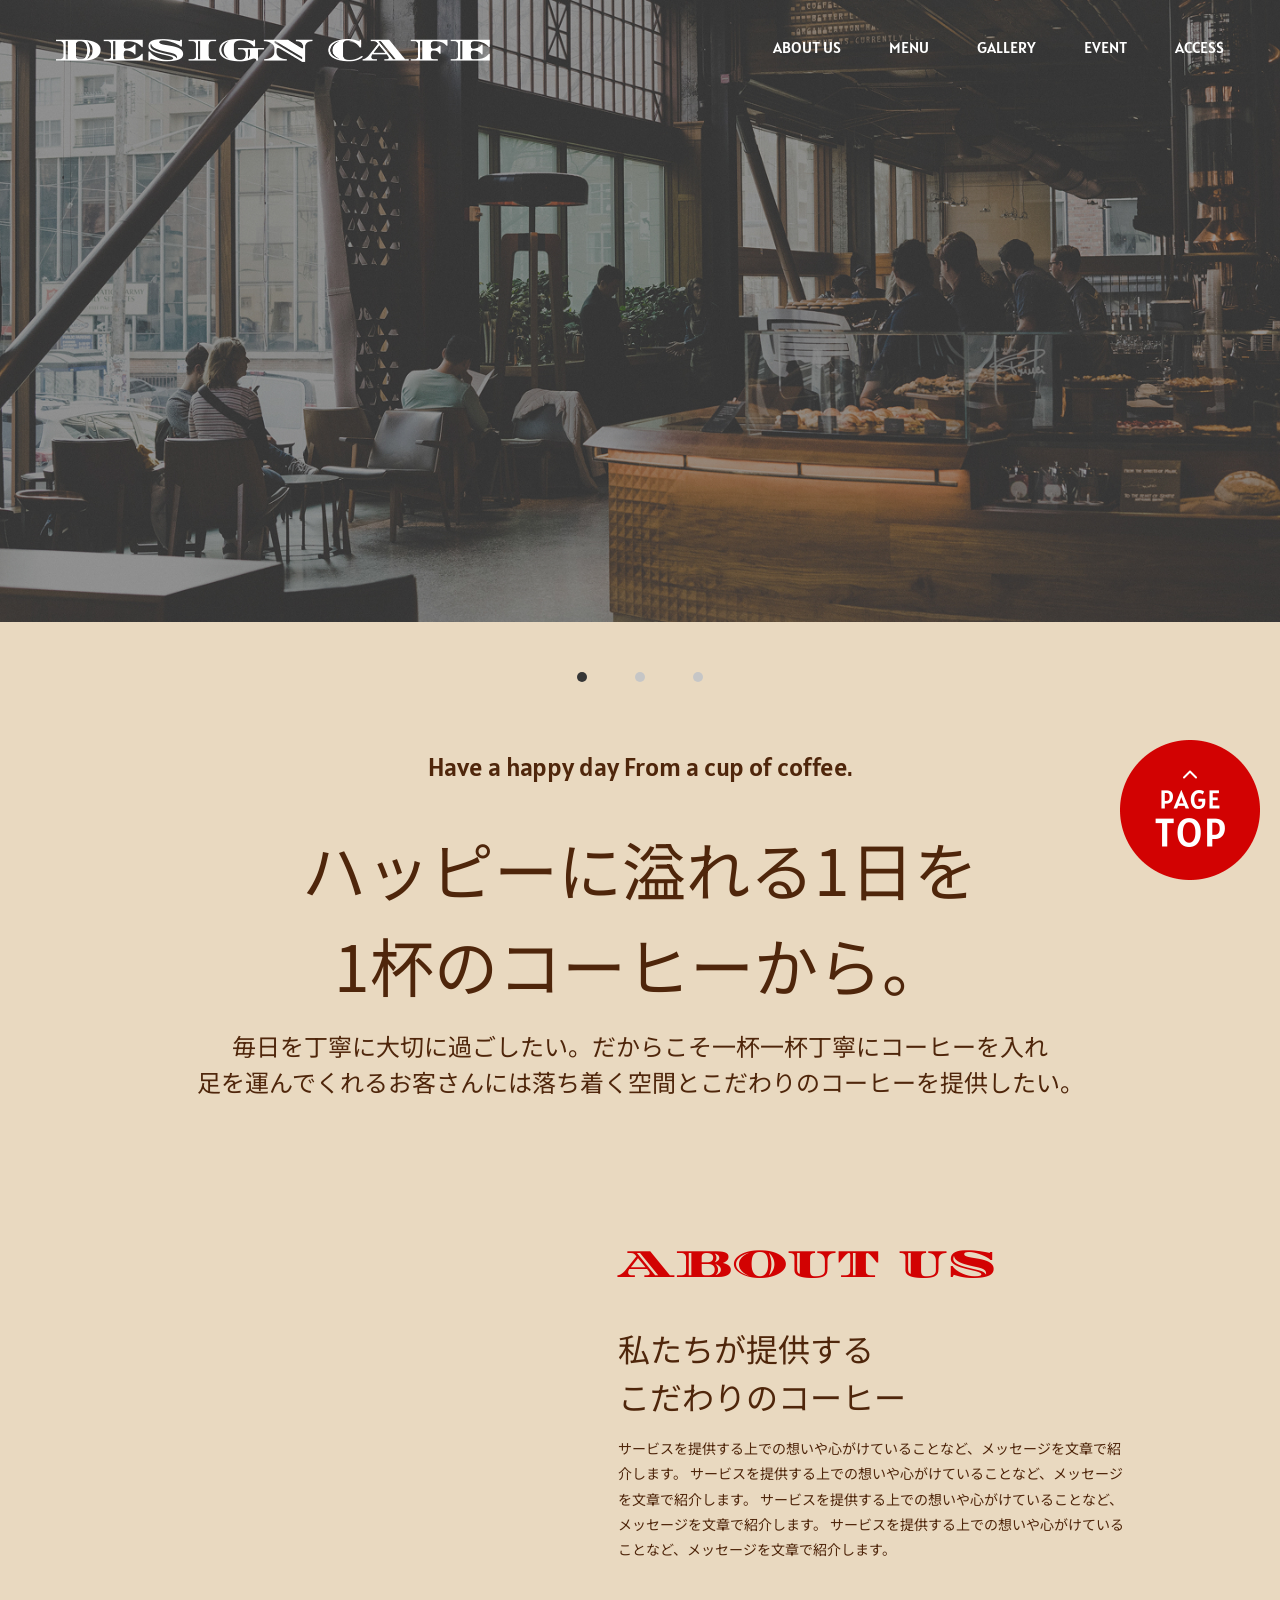
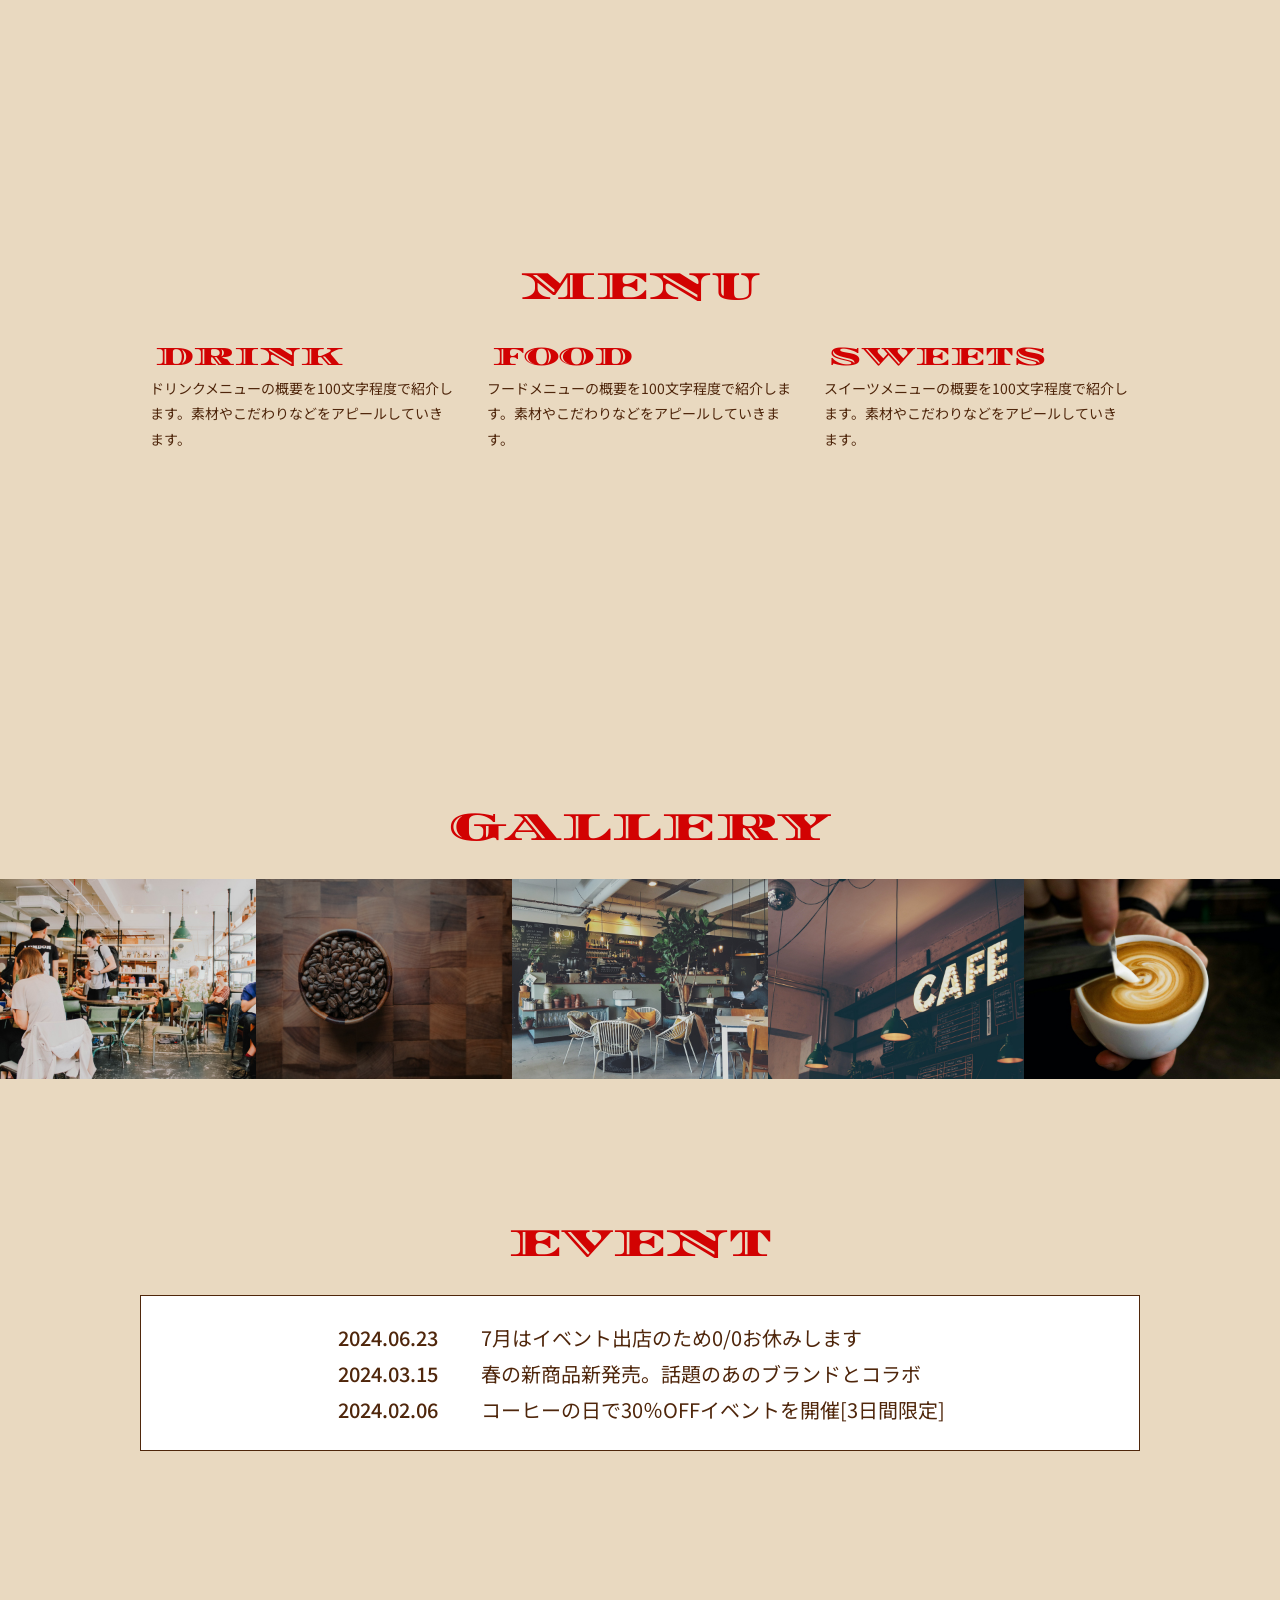
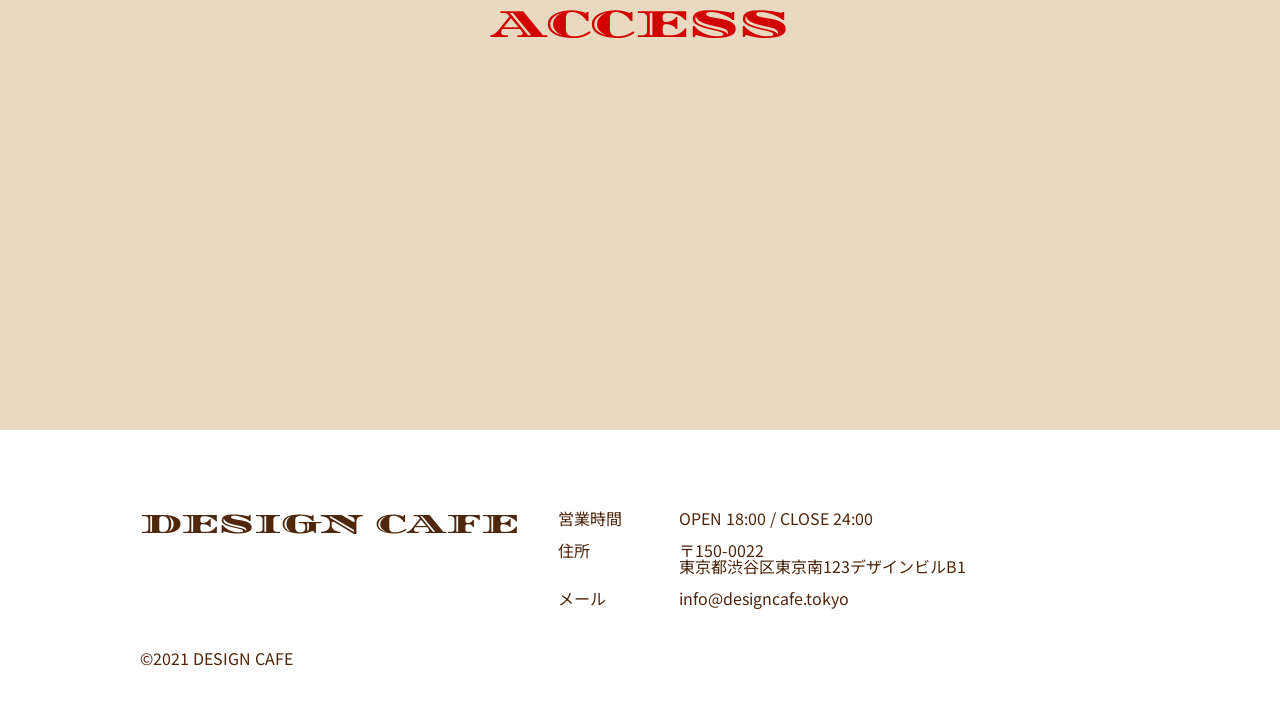
<file: DESIGN-CAFE/index.html>
<!DOCTYPE html>
<html lang="jp">
<head>
    <meta charset="UTF-8">
    <meta name="viewport" content="width=device-width, initial-scale=1.0">
    <title>デザインカフェ</title>
     <link rel="preconnect" href="https://fonts.googleapis.com">
     <link rel="preconnect" href="https://fonts.gstatic.com" crossorigin>
     <link href="https://fonts.googleapis.com/css2?family=Alatsi&family=Diplomata+SC&family=Noto+Sans+JP:wght@100..900&display=swap" rel="stylesheet">  
     <link rel="stylesheet" href="./css/reset.css" />
     <link rel="stylesheet" href="./css/style.css" />
     
    

</head>
<body>
    <header id="header">
     <h1 class="logo">
        <a href="./index.html">
            <img src="./images/design_cafe_logo_header@2x.png" art="デザインカフェ"/>
        </a>
     </h1>
     <nav class="header_nav">
        <ul>
            <li><a href="#about_us">ABOUT US</a></li>
            <li><a href="#menu">MENU</a></li>
            <li><a href="#gallery">GALLERY</a></li>
            <li><a href="#event">EVENT</a></li>
            <li><a href="#map">ACCESS</a></li>
        </ul>

     </nav>
     <div class="humburger">
        <span></span>
     </div>
      <nav class="header_nav_sp">
        <ul>
            <li><a href="#about_us">ABOUT US</a></li>
            <li><a href="#menu">MENU</a></li>
            <li><a href="#gallery">GALLERY</a></li>
            <li><a href="#event">EVENT</a></li>
            <li><a href="#map">ACCESS</a></li>
        </ul>

     </nav>
    </header>
    
    <div class="main-visual">
        <picture>
        <source srcset="./images/sp_main_vs@2x-100.jpg" media="(max-width:768px)"/>
        <img src="./images/pc_first-100.jpg" alt="カフェ店内の様子"/>
        </picture> 
    </div>

    <div class="circle">
        <div class="circle1"></div>
        <div class="circle2"></div>
        <div class="circle2"></div>
    </div>
    <div class="happy">
        <p class="happy-sub">Have a happy day From a cup of coffee.</p>
        <h2 class="happy-tytle">ハッピーに溢れる1日を<br>1杯のコーヒーから。</h2>
        <p class="happy-sub2">毎日を丁寧に大切に過ごしたい。だからこそ一杯一杯丁寧にコーヒーを入れ<br>
        足を運んでくれるお客さんには落ち着く空間とこだわりのコーヒーを提供したい。</p>
    
    </div>

    <section class="about_us" id="about_us">
        <div class="about_us_1">
          <picture>
            <source srcset="./images/about_us@2x-100.jpg" media="(max-width:768px)"/>
            <img src="./images/pc_about-100.jpg" art="コーヒー3つ"/>
          </picture>
        </div>
        <div class="about_us_2">
        <h3 class="sub-tytle">ABOUT US</h3>
        <p class="coffee">
        私たちが提供する
        <br>こだわりのコーヒー</p>
        <p class="coffee2">
        サービスを提供する上での想いや心がけていることなど、メッセージを文章で紹介します。
        サービスを提供する上での想いや心がけていることなど、メッセージを文章で紹介します。
        サービスを提供する上での想いや心がけていることなど、メッセージを文章で紹介します。
        サービスを提供する上での想いや心がけていることなど、メッセージを文章で紹介します。
        </p>
        </div>
    </section>
    
   <section class="menu" id="menu">

   <div class="menu1">     
   <h3 class="sub-tytle">MENU</h3>
   </div>

   <div class="menu2">
   <ul class="menu0">
        <li>
          <picture>
            <source srcset="./images/drink_sp@2x-100.jpg" media="(max-width:768px)"/>
          <img src="./images/pc_menu_drink-100.jpg" art="カフェオレ">
          </picture>
          <p class="menu-1">DRINK</p>
          <p class="menu-2">ドリンクメニューの概要を100文字程度で紹介します。素材やこだわりなどをアピールしていきます。</p>
        </li>
        <li>
          <picture>
            <source srcset="./images/food_sp@2x-100.jpg" media="(max-width:768px)"/>
          <img src="./images/pc_menu_food-100.jpg" art="チーズケーキ">
          </picture>
          <p class="menu-1">FOOD</p>
          <p class="menu-2">フードメニューの概要を100文字程度で紹介します。素材やこだわりなどをアピールしていきます。</p>
        </li>
        <li>
          <picture>
            <source srcset="./images/cake_sp@2x-100.jpg" media="(max-width:768px)"/>
          <img src="./images/pc_menu_sweets-100.jpg" art="チーズケーキ2">
          </picture>
          <p class="menu-1">SWEETS</p>
          <p class="menu-2">スイーツメニューの概要を100文字程度で紹介します。素材やこだわりなどをアピールしていきます。</p>
        </li>
    </ul>
    </div>
    </section>

   <section class="gallery" id="gallery">
    <div class="gallery1">
   <h3 class="sub-tytle">GALLERY</h3>
    </div>
    <ul class="gallery2">
        <li>
            <img src="./images/pc_gallary_01-100.jpg" art=”ギャラリー1”>
        </li>
        <li>
            <img src="./images/pc_gallary_02-100.jpg" art="ギャラリー2">
        </li>
        <li>
            <img src="./images/pc_gallary_03-100.jpg" art="ギャラリー3">
        </li>
        <li>
            <img src="./images/pc_gallary_04-100.jpg" art="ギャラリー4">
        </li>
        <li>
            <img src="./images/pc_gallary_05-100.jpg" art="ギャラリー5">
        </li>
    </ul>
   </div>
   </section>

   <section class="event" id="event">
    <div class="event1">
    <h3 class="sub-tytle">EVENT</h3>
    </div>
    <div class="event2">
        <ul>
           <li>
            <p class="event3">2024.06.23</p>
            <p class="event4">7月はイベント出店のため0/0お休みします</p>
           </li> 
         <li>
            <p class="event3">2024.03.15</p>
            <p class="event4">春の新商品新発売。話題のあのブランドとコラボ</p>
        </li>
         <li>
            <p class="event3">2024.02.06</p>
            <p class="event4">コーヒーの日で30％OFFイベントを開催[3日間限定]</p>
         </li>
        </div>
   </section>
    
    <section class="map" id="map">
    <h3 class="sub-tytle">ACCESS</h3>
    <iframe src="https://www.google.com/maps/embed?pb=!1m14!1m8!1m3!1d3240.8330579092326!2d139.764516!3d35.6811124!3m2!1i1024!2i768!4f13.1!3m3!1m2!1s0x60188bfbd89f700b%3A0x277c49ba34ed38!2z5p2x5Lqs6aeF!5e0!3m2!1sja!2sjp!4v1778167316527!5m2!1sja!2sjp" width="600" height="450" style="border:0;" allowfullscreen="" loading="lazy" referrerpolicy="no-referrer-when-downgrade"></iframe>
    </section>

    <footer class="footer">
      <div class="footer__inner">
        <div class="footer1">
          <h4 class="footer-tytle">DESIGN CAFE</h4>
        </div>
        <div class="fotter2">
          <dl>
            <dt>営業時間</dt>
            <dd>OPEN 18:00 / CLOSE 24:00</dd>
          </dl>
          <dl>
            <dt>住所</dt>
            <dd>〒150-0022<br />東京都渋谷区東京南123デザインビルB1</dd>
          </dl>
          <dl>
            <dt>メール</dt>
            <dd>info@designcafe.tokyo</dd>
          </dl>
        </div>
      </div>
      
      <div class="copyright">
        <p>©2021 DESIGN CAFE</p>
      </div>
      <div class="fotter3">
        <a href="#header">
          <img src="./images/to_top@2x.png" art="赤丸" />
        </a>
      </div>
    </footer>
     <script src="https://ajax.googleapis.com/ajax/libs/jquery/3.7.1/jquery.min.js"></script>

    <script>
        $(function(){
            $(".humburger").click(function(){
                $(".humburger").toggleClass("open");
                $(".header_nav_sp").fadeToggle();
            });
        })
    </script> 
</body>
</html>
</file>
<file: DESIGN-CAFE/css/style.css>
@charset "utf-8";
html {
  scroll-behavior: smooth;
}

body{
     font-family: "Noto Sans JP", sans-serif;
     background-color: #e9d9c0;
}

#header{
    display: flex;
    justify-content: space-between;
    align-items: center;
    padding-top: 30px;
    padding-left: 4.4%;
    padding-right: 4.4%;
    position: absolute;
    width: 100%;
    top: 0;
    left: 0;
}

.header_nav ul{
    display: flex;
    gap: 48px;
}

.header_nav a{
    color: #ffffff;
    font-family: "alatsi", sans-serif;
}
.logo{
    width: 434px;
}

@media screen and (max-width: 768px){
    .logo img{
        width: 62.5%;
        height: 22px;
    }
}    
.circle{
    width: 126px;
    height: 10px;
    display: flex;
    margin: 50px auto 72px;
    justify-content: space-between;
}
.circle1{
    width: 10px;
    height: 10px;
    background-color: #363636;
    border-radius: 50%
}
.circle2{
    width: 10px;
    height: 10px;
    background-color: #C6C6C6;
    border-radius: 50%
}

@media screen and (max-width: 768px){
    .circle{
        margin: 40px auto 92px;
    }
}    
.happy{
    margin: auto;
    margin-bottom: 144px;
    text-align: center;
    color: #4f270b
}

.happy-tytle{
    font-size: 64px;
    margin-bottom: 16px;
    font-weight: normal;
    line-height: 1.5;
}
.happy-sub{
    font-size: 26px;
    font-family: "alatsi", sans-serif;
    margin-bottom: 40px;
    font-weight: normal;
}

.happy-sub2{
    font-size: 24px;
    line-height: 1.5;
}

@media screen and (max-width: 768px){
    .happy{margin-bottom: 80px;
           padding: 0 20px;}
    .happy-tytle{font-size: 31px;}
    .happy-sub{font-size: 16px;}
    .happy-sub2
    {font-size: 16px;
    line-height: 2.0;
    width: 86.1%;
    margin:auto ;
    }
}

.about_us{
    display: flex;
    max-width: 1000px;
    height: 478px;
    padding: 0 10px;
    margin: auto;
}

.about_us_1{
    width: 44%;
}
.about_us img{
    border-bottom-right-radius: 64px;
}

.about_us_2{
    margin-left: 44px;
    width: 520px;
    height: 354px;
}
.sub-tytle{
    font-family: "Diplomata SC", serif;
    font-size: 40px;
    font-weight: normal;
    color: #D20202;
    font-weight: normal;
}

.coffee{
    margin-top: 40px;
    margin-bottom: 16px;
    font-size: 32px;
    line-height: 1.5;
    font-weight: normal;
}

.coffee2{
    font-size: 14px;
    line-height: 1.8;
}
@media screen and (max-width: 768px){
    .sub-tytle{
        font-size: 32px;
        text-align: center;;
    }
    .about_us{
        display: block;
        height: 100%;
        width: 100%;
        padding: 0 20px;
    }
    .about_us_1{
        width: 100%;
    }
    .about_us img{
        border-bottom-right-radius: 0px;
        margin: 40px auto;
    }
    .about_us_2{
        width: 100%;
        height: 100%;
        margin-left: 0px;
        margin: auto;
    }
    .coffee{
        font-size: 24px;
        margin-top: 40px;
    }
    .coffee2{
        line-height: 2.0;
    }
}
.menu{
    max-width: 1000px;
    height: 397px;
    margin: 144px auto 0;
    padding: 0 10px;
}

.menu0 li {
    width: 31.2%;
}
.menu1{
    text-align: center;
}
.menu img{
    border-top-right-radius: 64px;
}

.menu0{
    display: flex;
    justify-content: space-between;
    margin-top: 32px;
}
.menu-1{
    font-family: "Diplomata SC", serif;
    font-size: 26px;
    color: #D20202;
    margin-top: -10px;
    margin-left: 5px;
}
.menu-2{
    margin-top: 6px;
    font-size: 14px;
    line-height: 1.8;
}

@media screen and (max-width: 768px){
    .menu{
        width: 100%;
        margin: 80px auto 0 ;
        padding: 0 20px;
        height: 100%;
    }
    .menu2{
        margin-top: 32px;
    }
    .menu0 li{
        width: 100%;
        margin: auto;
    }
    .menu0{
        display: block;
        margin-top: 40px;
    }
    .menu img{
        margin-top: 40px;
    }
}    
.gallery{
    margin-top: 144px;
}
.gallery1{
    text-align: center;
}
.gallery2 li{
    width: 20%;
}
.gallery2{
    display: flex;
    justify-content: space-between;
    margin-top: 32px;
}

@media screen and (max-width: 768px){
    .gallery{
        margin-top: 80px;
    }
}
    
.event{
    max-width: 1000px;
    height: 237px;
    margin: 144px auto 0;
  
}
.event1{
    text-align: center;
}

.event2{
    max-width: 1000px;
    height: 156px;
    background-color: #ffffff;
    border: #4F270B solid 1px;
    margin-top: 32px;
    padding: 32px 16px;
}
.event2 ul{
    text-align: center;
    font-size: 20px;
    color: #4F270B;
    max-width: 640px;
    margin: 0 auto;
}

.event li{
    display: flex;
    padding-bottom: 16px;
}
.event3{
    width: 136px;
    height: 20px;
    margin-right: 25px;
    font-weight: 500;
}
.event4{
    font-weight: normal;
    text-align: left;
}
@media screen and (max-width: 768px){
    .event{
        width: 100%;
        height: 100%;
        padding: 0 20px;
        margin-top: 80px;
    }
    .event2{
        width: 100%;
        height: 100%;
        padding: 32px 20px 0px;
    }
    .event2 ul{
        font-size: 16px;
    }
    .event li{
        display: block;
        padding-bottom: 32px;
    }
    .event3{
        width: 100%;
        height: 100%;
        text-align: left;
    }
    .event4{
        line-height: 1.3;
        margin-top: 8px;
    }
}
.map{
    margin-top :144px;
    text-align: center;
}
.map iframe{
    margin-top: 32px;
    width: 100%;
    height: 353px;
    filter: grayscale(100%) invert(92%) contrast(83%);
}
@media screen and (max-width: 768px){
    .map{margin-top: 80px;
    }
    .map iframe{
        height: 240px;
    }
}
.footer {
  background-color: #ffffff;
  padding: 80px 0 60px 0;
  margin: auto;
}
.footer .footer__inner{
  max-width: 1000px;
  margin: 0 auto;
  display: flex;
}
.footer .footer-tytle{
  font-family: "Diplomata SC", serif;
  font-size: 28px;
  color: #4f270b;
  font-weight: normal;
}
.fotter2 {
  width: 580px;
  height: 140px;
  margin-left: 39px;
}
.footer dl {
  display: flex;
  font-size: 16px;
  margin-bottom: 16px;
}
.footer dl dt {
  width: 15%;
}
.footer dl dd {
  width: 85%;
  text-align: left;
}
.fotter3 {
  position: fixed;
  bottom: 20px;
  right: 20px;
}
.footer img {
  width: 140px;
  height: 140px;
}
.copyright {
  max-width: 1000px;
  margin: 0 auto;
}
@media screen and (max-width: 768px){
    .footer{padding: 80px 20px;
}
    .footer .footer__inner{
        max-width: none;
        width: 100%;
        display: block;
        padding-bottom: 248px;
}
    .footer .footer-tytle{
        font-size: 24px;
    }
    .fotter2 {
        margin-top: 39px;
        margin-left: 0px;
        width: 100%;
        height: 100%;
}
    .footer dl{
        display: block;
    }
    .footer dl dt {
        width: 100%;
        margin-top: 24px;
}
    .footer dl dd {
        width: 100%;
        margin: 0;
        margin-top: 8px;
        line-height: 1.5;
}
}

.humburger,
.header_nav_sp{
    display: none;
}

@media screen and (max-width: 1100px){
.humburger{
    display: block;
    width: 54px;
    height: 54px;
    position: absolute;
    top: 20px;
    right: 20px;
    z-index: 99999;
}
.header_nav{
    display: none;
}
.humburger span{
    display: block;
    width: 40px;
    height: 2px;
    background-color: #fff;
    position: absolute;
    top:26px;
    left:8px;
    transition: 0.3s;
}
.humburger::before{
    content: "";
    width: 40px;
    height: 2px;
    background-color: #fff;
    position: absolute;
    top: 13px;
    left:8px;
    transition: 0.3s;
}
.humburger::after{
    content: "";
    width: 40px;
    height: 2px;
    background-color: #fff;
    position: absolute;
    bottom: 13px;
    left:8px;
    transition: 0.3s;
}
.open span{
    background-color: transparent;
}
.open::before{
    transform: rotate(45deg);
    top: 28px;
}
.open::after{
    transform: rotate(-45deg);
    bottom: 24px;
} 
.header_nav_sp{
    position: absolute;
    top: 0;
    left: 0;
    height: 100vh;
    width: 100%;
    background-color: #000000a1;
} 
.header_nav_sp a{
    color: #fff;
    font-size: 36px;
    font-family: "alatsi",sans-serif;
}
.header_nav_sp ul{
    display: flex;
    flex-direction: column;
    align-items: center;
    justify-content: center;
    height: 100%;
    gap: 48px;
}
}
</file>
